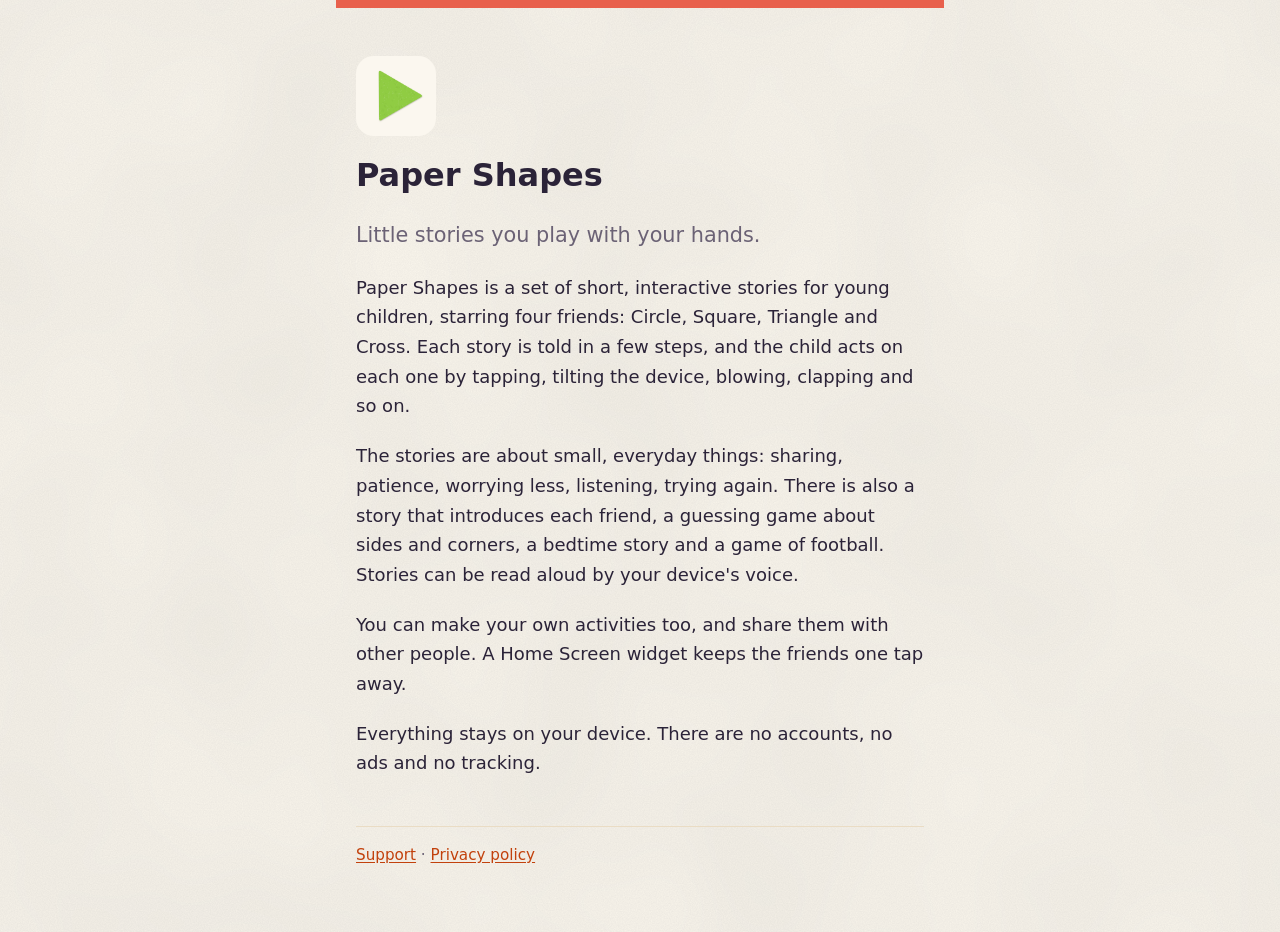
<file: index.html>
<!doctype html>
<html lang="en">
<head>
  <meta charset="utf-8">
  <meta name="viewport" content="width=device-width, initial-scale=1">
  <title>Paper Shapes</title>
  <meta name="description" content="Short, interactive stories for young children, starring Circle, Square, Triangle and Cross.">
  <meta property="og:site_name" content="Paper Shapes">
  <meta property="og:title" content="Paper Shapes">
  <meta property="og:description" content="Short, interactive stories for young children, starring Circle, Square, Triangle and Cross.">
  <link rel="canonical" href="https://papershapes.ozbe.dev/">
  <meta name="theme-color" content="#fbf7ee" media="(prefers-color-scheme: light)">
  <meta name="theme-color" content="#1f1a26" media="(prefers-color-scheme: dark)">
  <link rel="icon" href="icon.png">
  <link rel="stylesheet" href="style.css">
</head>
<body>
  <main>
    <img class="icon" src="icon.png" alt="Paper Shapes app icon">
    <h1>Paper Shapes</h1>
    <p class="lede">Little stories you play with your hands.</p>
    <p>Paper Shapes is a set of short, interactive stories for young children, starring four friends: Circle, Square, Triangle and Cross. Each story is told in a few steps, and the child acts on each one by tapping, tilting the device, blowing, clapping and so on.</p>
    <p>The stories are about small, everyday things: sharing, patience, worrying less, listening, trying again. There is also a story that introduces each friend, a guessing game about sides and corners, a bedtime story and a game of football. Stories can be read aloud by your device's voice.</p>
    <p>You can make your own activities too, and share them with other people. A Home Screen widget keeps the friends one tap away.</p>
    <p>Everything stays on your device. There are no accounts, no ads and no tracking.</p>
    <footer>
      <a href="support/">Support</a> · <a href="privacy/">Privacy policy</a>
    </footer>
  </main>
</body>
</html>
</file>
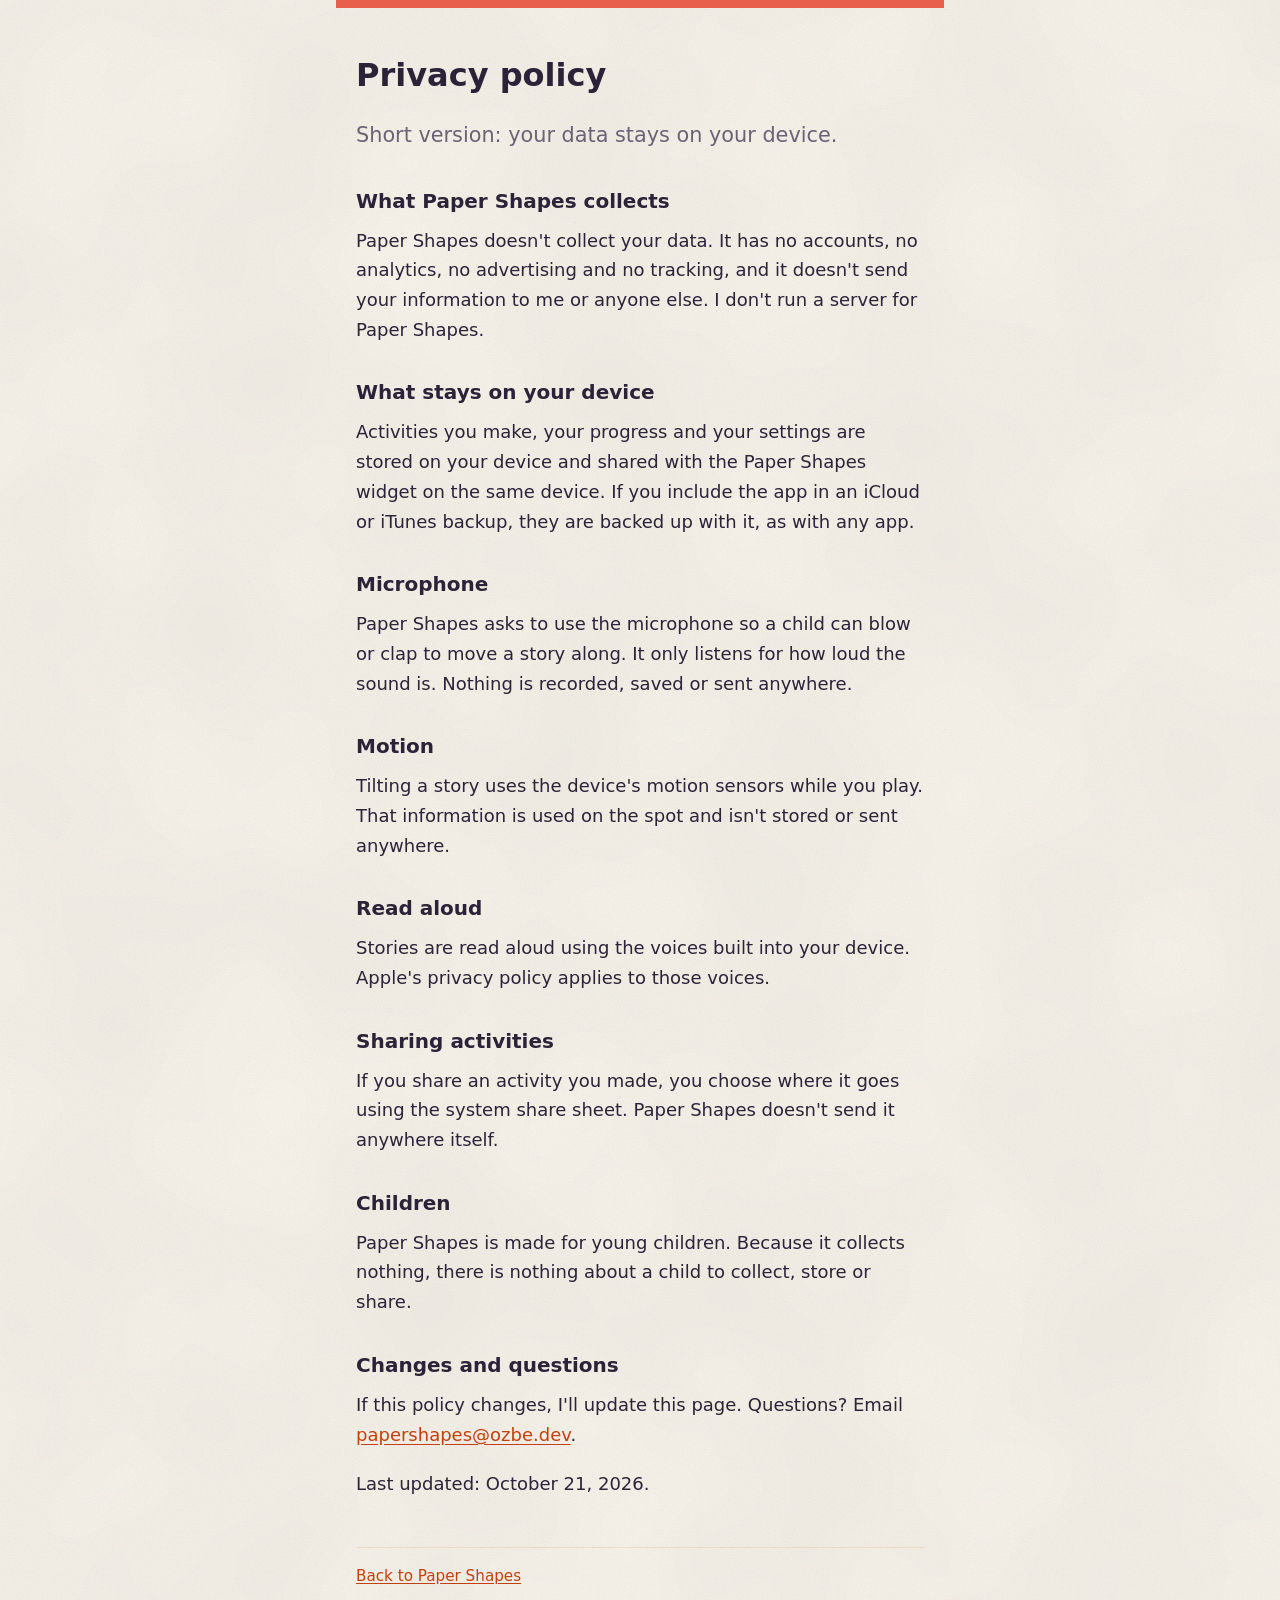
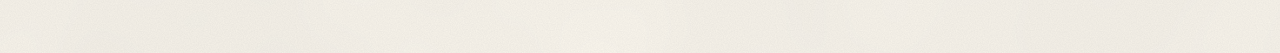
<file: privacy/index.html>
<!doctype html>
<html lang="en">
<head>
  <meta charset="utf-8">
  <meta name="viewport" content="width=device-width, initial-scale=1">
  <title>Paper Shapes Privacy Policy</title>
  <meta name="description" content="What Paper Shapes does and doesn't do with your data.">
  <meta property="og:site_name" content="Paper Shapes">
  <meta property="og:title" content="Paper Shapes Privacy Policy">
  <meta property="og:description" content="What Paper Shapes does and doesn't do with your data.">
  <link rel="canonical" href="https://papershapes.ozbe.dev/privacy/">
  <meta name="theme-color" content="#fbf7ee" media="(prefers-color-scheme: light)">
  <meta name="theme-color" content="#1f1a26" media="(prefers-color-scheme: dark)">
  <link rel="icon" href="../icon.png">
  <link rel="stylesheet" href="../style.css">
</head>
<body>
  <main>
    <h1>Privacy policy</h1>
    <p class="lede">Short version: your data stays on your device.</p>
    <h2>What Paper Shapes collects</h2>
    <p>Paper Shapes doesn't collect your data. It has no accounts, no analytics, no advertising and no tracking, and it doesn't send your information to me or anyone else. I don't run a server for Paper Shapes.</p>
    <h2>What stays on your device</h2>
    <p>Activities you make, your progress and your settings are stored on your device and shared with the Paper Shapes widget on the same device. If you include the app in an iCloud or iTunes backup, they are backed up with it, as with any app.</p>
    <h2>Microphone</h2>
    <p>Paper Shapes asks to use the microphone so a child can blow or clap to move a story along. It only listens for how loud the sound is. Nothing is recorded, saved or sent anywhere.</p>
    <h2>Motion</h2>
    <p>Tilting a story uses the device's motion sensors while you play. That information is used on the spot and isn't stored or sent anywhere.</p>
    <h2>Read aloud</h2>
    <p>Stories are read aloud using the voices built into your device. Apple's privacy policy applies to those voices.</p>
    <h2>Sharing activities</h2>
    <p>If you share an activity you made, you choose where it goes using the system share sheet. Paper Shapes doesn't send it anywhere itself.</p>
    <h2>Children</h2>
    <p>Paper Shapes is made for young children. Because it collects nothing, there is nothing about a child to collect, store or share.</p>
    <h2>Changes and questions</h2>
    <p>If this policy changes, I'll update this page. Questions? Email <a href="mailto:papershapes@ozbe.dev">papershapes@ozbe.dev</a>.</p>
    <p>Last updated: October 21, 2026.</p>
    <footer><a href="../">Back to Paper Shapes</a></footer>
  </main>
</body>
</html>
</file>
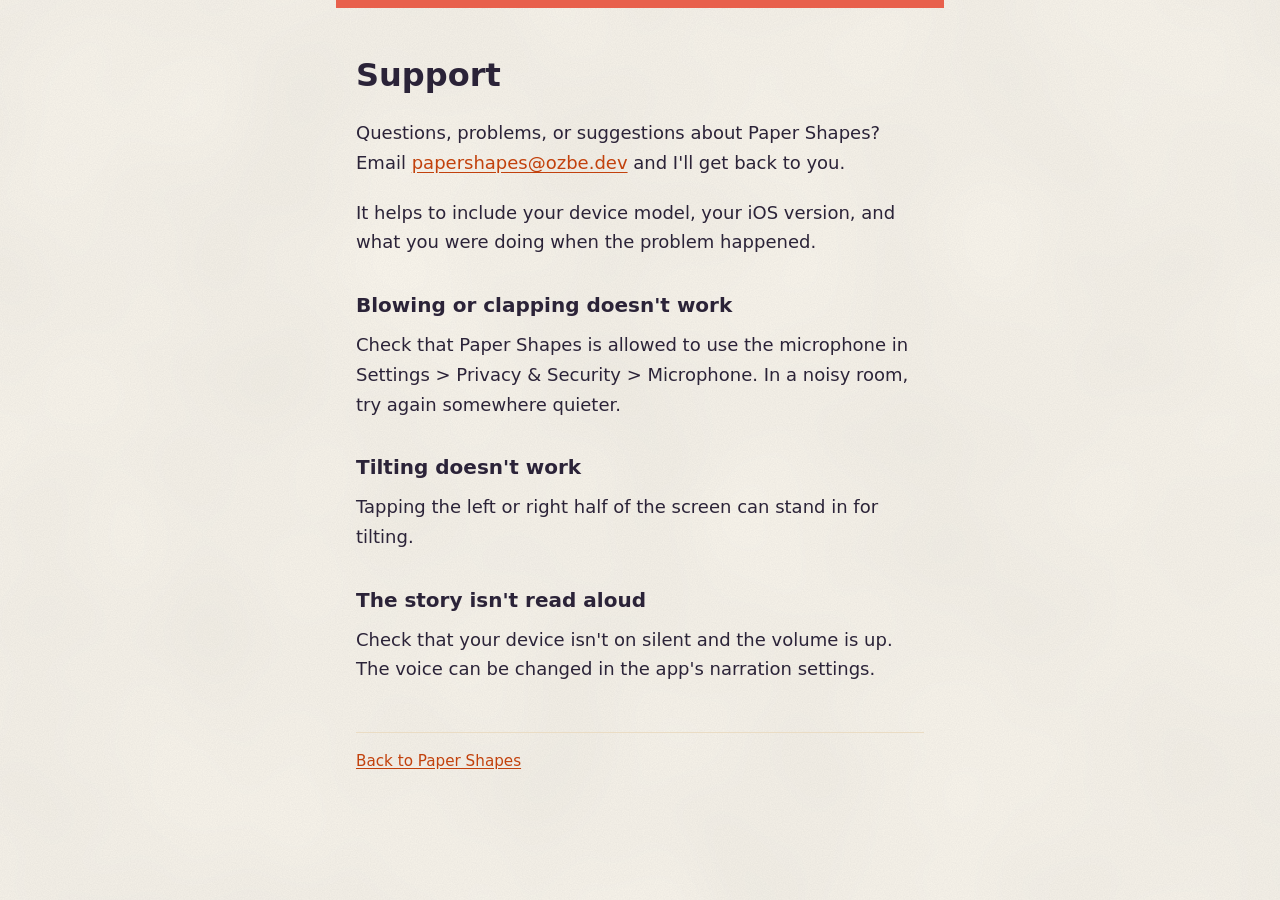
<file: support/index.html>
<!doctype html>
<html lang="en">
<head>
  <meta charset="utf-8">
  <meta name="viewport" content="width=device-width, initial-scale=1">
  <title>Paper Shapes Support</title>
  <meta name="description" content="Questions or problems with Paper Shapes? Get in touch.">
  <meta property="og:site_name" content="Paper Shapes">
  <meta property="og:title" content="Paper Shapes Support">
  <meta property="og:description" content="Questions or problems with Paper Shapes? Get in touch.">
  <link rel="canonical" href="https://papershapes.ozbe.dev/support/">
  <meta name="theme-color" content="#fbf7ee" media="(prefers-color-scheme: light)">
  <meta name="theme-color" content="#1f1a26" media="(prefers-color-scheme: dark)">
  <link rel="icon" href="../icon.png">
  <link rel="stylesheet" href="../style.css">
</head>
<body>
  <main>
    <h1>Support</h1>
    <p>Questions, problems, or suggestions about Paper Shapes? Email <a href="mailto:papershapes@ozbe.dev">papershapes@ozbe.dev</a> and I'll get back to you.</p>
    <p>It helps to include your device model, your iOS version, and what you were doing when the problem happened.</p>
    <h2>Blowing or clapping doesn't work</h2>
    <p>Check that Paper Shapes is allowed to use the microphone in Settings > Privacy & Security > Microphone. In a noisy room, try again somewhere quieter.</p>
    <h2>Tilting doesn't work</h2>
    <p>Tapping the left or right half of the screen can stand in for tilting.</p>
    <h2>The story isn't read aloud</h2>
    <p>Check that your device isn't on silent and the volume is up. The voice can be changed in the app's narration settings.</p>
    <footer><a href="../">Back to Paper Shapes</a></footer>
  </main>
</body>
</html>
</file>
<file: style.css>
:root {
  color-scheme: light dark;
  --bg: #fbf7ee;
  /* The app's paper: fine grain, and faint clouds where the pulp lay thicker. */
  --grain: url("data:image/svg+xml,%3Csvg xmlns='http://www.w3.org/2000/svg' width='240' height='240'%3E%3Cfilter id='g'%3E%3CfeTurbulence type='fractalNoise' baseFrequency='.85' numOctaves='3' stitchTiles='stitch'/%3E%3CfeColorMatrix values='0 0 0 0 0 0 0 0 0 0 0 0 0 0 0 0 0 0 .05 0'/%3E%3C/filter%3E%3Crect width='100%25' height='100%25' filter='url(%23g)'/%3E%3C/svg%3E");
  --clouds: url("data:image/svg+xml,%3Csvg xmlns='http://www.w3.org/2000/svg' width='2000' height='2000'%3E%3Cfilter id='c'%3E%3CfeTurbulence type='fractalNoise' baseFrequency='.006' numOctaves='2' stitchTiles='stitch'/%3E%3CfeColorMatrix values='0 0 0 0 0 0 0 0 0 0 0 0 0 0 0 0 0 0 .04 0'/%3E%3C/filter%3E%3Crect width='100%25' height='100%25' filter='url(%23c)'/%3E%3C/svg%3E");
  --fg: #2b2338;
  --muted: #6b6275;
  --link: #c2410c;
  --accent: #e8604c;
  --accent-2: #f6c445;
  --rule: #eadcc4;
}
@media (prefers-color-scheme: dark) {
  :root {
    --bg: #1f1a26;
    --fg: #f4eee6;
    --muted: #b9afc4;
    --link: #ffa766;
    --accent: #f6c445;
    --accent-2: #4a3f5c;
    --rule: #3a3247;
    --grain: url("data:image/svg+xml,%3Csvg xmlns='http://www.w3.org/2000/svg' width='240' height='240'%3E%3Cfilter id='g'%3E%3CfeTurbulence type='fractalNoise' baseFrequency='.85' numOctaves='3' stitchTiles='stitch'/%3E%3CfeColorMatrix values='0 0 0 0 1 0 0 0 0 1 0 0 0 0 1 0 0 0 .04 0'/%3E%3C/filter%3E%3Crect width='100%25' height='100%25' filter='url(%23g)'/%3E%3C/svg%3E");
    --clouds: url("data:image/svg+xml,%3Csvg xmlns='http://www.w3.org/2000/svg' width='2000' height='2000'%3E%3Cfilter id='c'%3E%3CfeTurbulence type='fractalNoise' baseFrequency='.006' numOctaves='2' stitchTiles='stitch'/%3E%3CfeColorMatrix values='0 0 0 0 1 0 0 0 0 1 0 0 0 0 1 0 0 0 .03 0'/%3E%3C/filter%3E%3Crect width='100%25' height='100%25' filter='url(%23c)'/%3E%3C/svg%3E");
  }
}
html { background: var(--bg); }
* { box-sizing: border-box; }
body {
  margin: 0;
  min-height: 100vh;
  background: var(--grain), var(--clouds), var(--bg);
  color: var(--fg);
  font: 1.125rem/1.65 ui-rounded, "SF Pro Rounded", -apple-system, system-ui, sans-serif;
  -webkit-text-size-adjust: 100%;
}
main { max-width: 38rem; margin: 0 auto; padding: 3rem 1.25rem 4rem; border-top: .5rem solid var(--accent); }
h1 { font-size: 2rem; line-height: 1.2; margin: 0 0 1.5rem; }
h2 { font-size: 1.25rem; margin: 2rem 0 .5rem; }
p, ul { margin: 0 0 1.25rem; }
li { margin-bottom: .5rem; }
a { color: var(--link); text-underline-offset: .15em; }
.icon { width: 5rem; height: 5rem; border-radius: 22%; display: block; margin-bottom: 1.25rem; }
.lede { font-size: 1.3rem; color: var(--muted); }
footer { margin-top: 3rem; padding-top: 1rem; border-top: 1px solid var(--rule); color: var(--muted); font-size: .95rem; }
</file>
